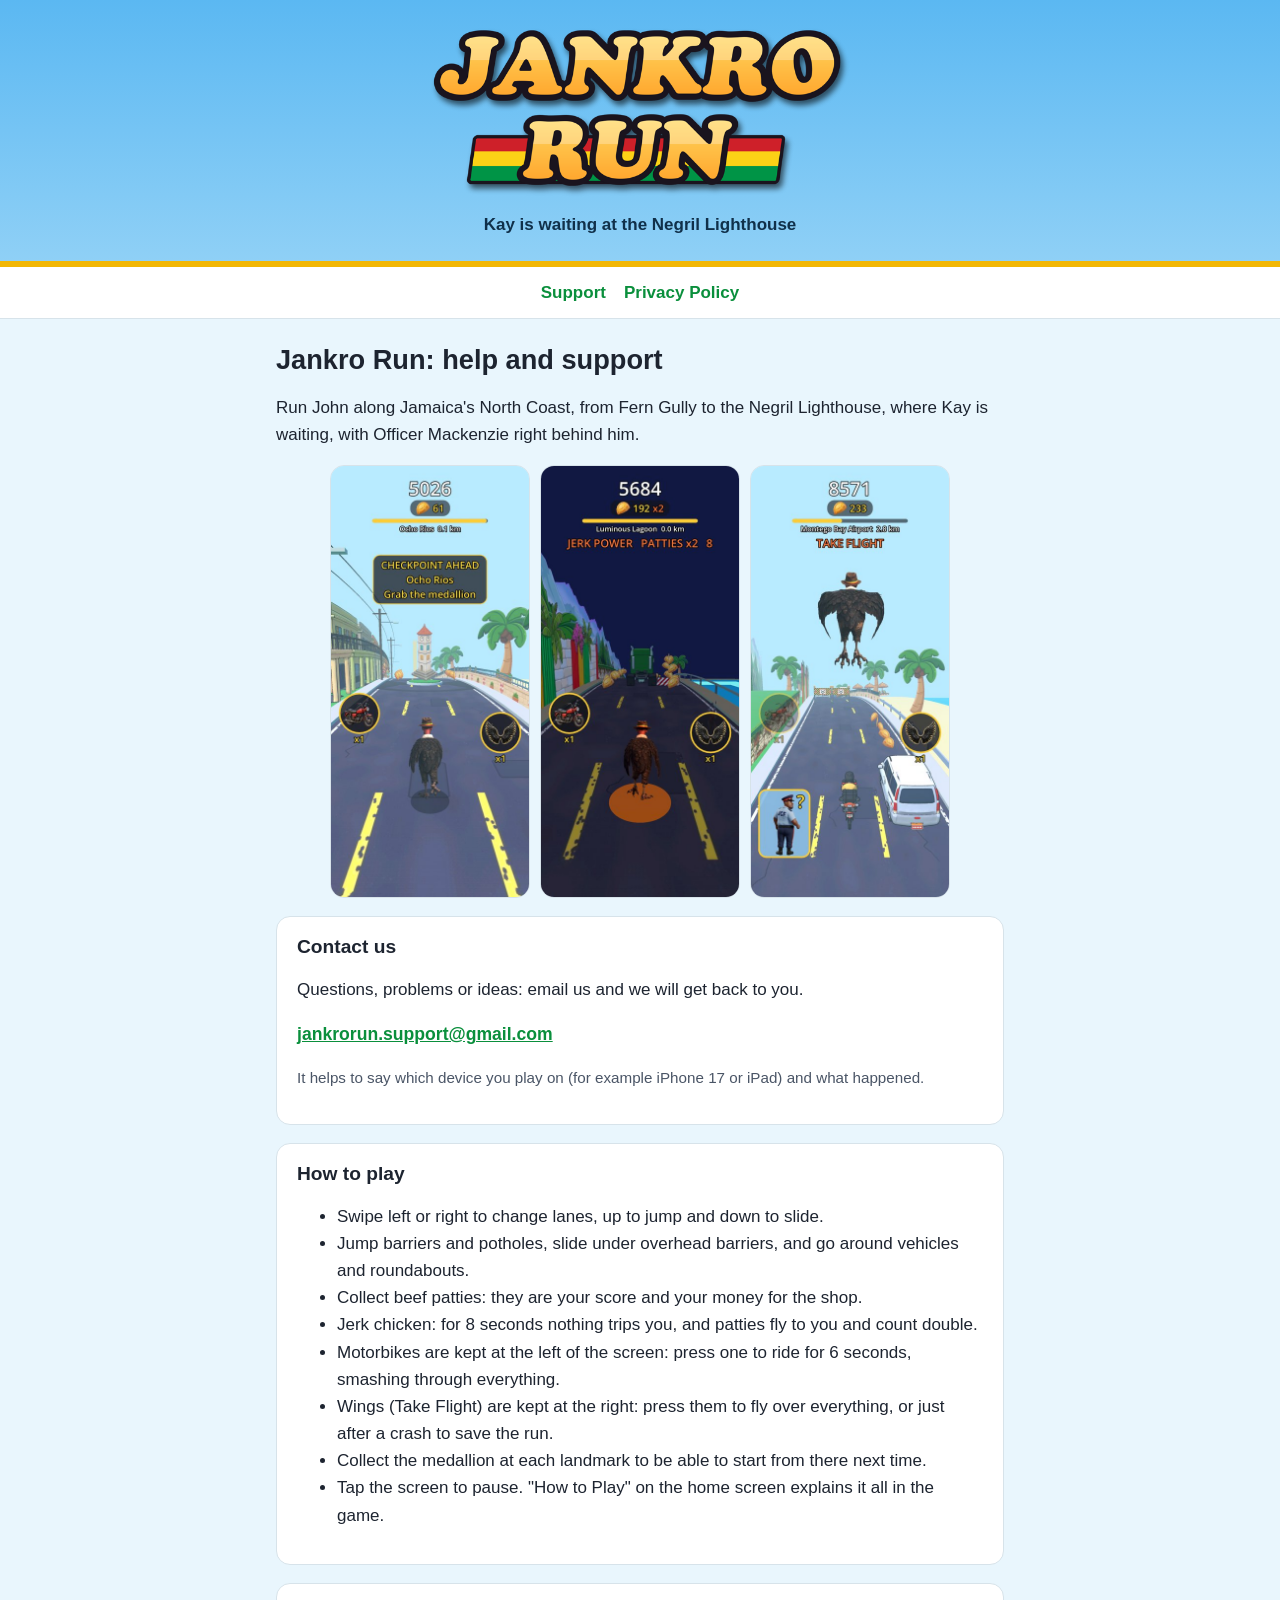
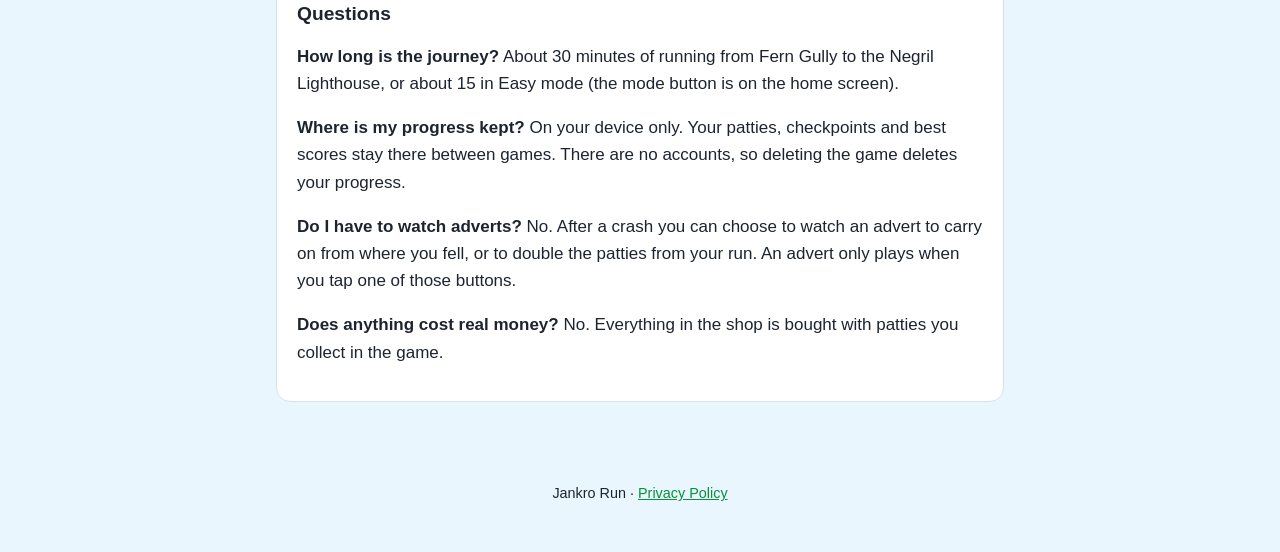
<file: index.html>
<!doctype html>
<html lang="en">
<head>
<meta charset="utf-8">
<meta name="viewport" content="width=device-width, initial-scale=1">
<title>Jankro Run: Support</title>
<meta name="description" content="Jankro Run is a three-lane runner along Jamaica's North Coast, from Fern Gully to the Negril Lighthouse. Help, questions and contact.">
<link rel="icon" href="icon.png">
<link rel="stylesheet" href="style.css">
</head>
<body>
<header>
	<img class="logo" src="logo.png" alt="Jankro Run">
	<p class="tag">Kay is waiting at the Negril Lighthouse</p>
</header>
<nav>
	<a href="./">Support</a>
	<a href="privacy.html">Privacy Policy</a>
</nav>
<main>
	<h1>Jankro Run: help and support</h1>
	<p>Run John along Jamaica's North Coast, from Fern Gully to the Negril Lighthouse, where Kay is waiting, with Officer Mackenzie right behind him.</p>

	<div class="shots">
		<img src="shot_ocho_rios.jpg" alt="Running into Ocho Rios towards the clock tower">
		<img src="shot_lagoon.jpg" alt="The Luminous Lagoon at night, with jerk power pulling patties in">
		<img src="shot_flight.jpg" alt="Take Flight, with Officer Mackenzie looking for John">
	</div>

	<section>
		<h2>Contact us</h2>
		<p>Questions, problems or ideas: email us and we will get back to you.</p>
		<p class="contact"><a href="mailto:jankrorun.support@gmail.com">jankrorun.support@gmail.com</a></p>
		<p class="muted">It helps to say which device you play on (for example iPhone 17 or iPad) and what happened.</p>
	</section>

	<section>
		<h2>How to play</h2>
		<ul>
			<li>Swipe left or right to change lanes, up to jump and down to slide.</li>
			<li>Jump barriers and potholes, slide under overhead barriers, and go around vehicles and roundabouts.</li>
			<li>Collect beef patties: they are your score and your money for the shop.</li>
			<li>Jerk chicken: for 8 seconds nothing trips you, and patties fly to you and count double.</li>
			<li>Motorbikes are kept at the left of the screen: press one to ride for 6 seconds, smashing through everything.</li>
			<li>Wings (Take Flight) are kept at the right: press them to fly over everything, or just after a crash to save the run.</li>
			<li>Collect the medallion at each landmark to be able to start from there next time.</li>
			<li>Tap the screen to pause. "How to Play" on the home screen explains it all in the game.</li>
		</ul>
	</section>

	<section>
		<h2>Questions</h2>
		<p><strong>How long is the journey?</strong> About 30 minutes of running from Fern Gully to the Negril Lighthouse, or about 15 in Easy mode (the mode button is on the home screen).</p>
		<p><strong>Where is my progress kept?</strong> On your device only. Your patties, checkpoints and best scores stay there between games. There are no accounts, so deleting the game deletes your progress.</p>
		<p><strong>Do I have to watch adverts?</strong> No. After a crash you can choose to watch an advert to carry on from where you fell, or to double the patties from your run. An advert only plays when you tap one of those buttons.</p>
		<p><strong>Does anything cost real money?</strong> No. Everything in the shop is bought with patties you collect in the game.</p>
	</section>
</main>
<footer>
	<p>Jankro Run &middot; <a href="privacy.html">Privacy Policy</a></p>
</footer>
</body>
</html>
</file>
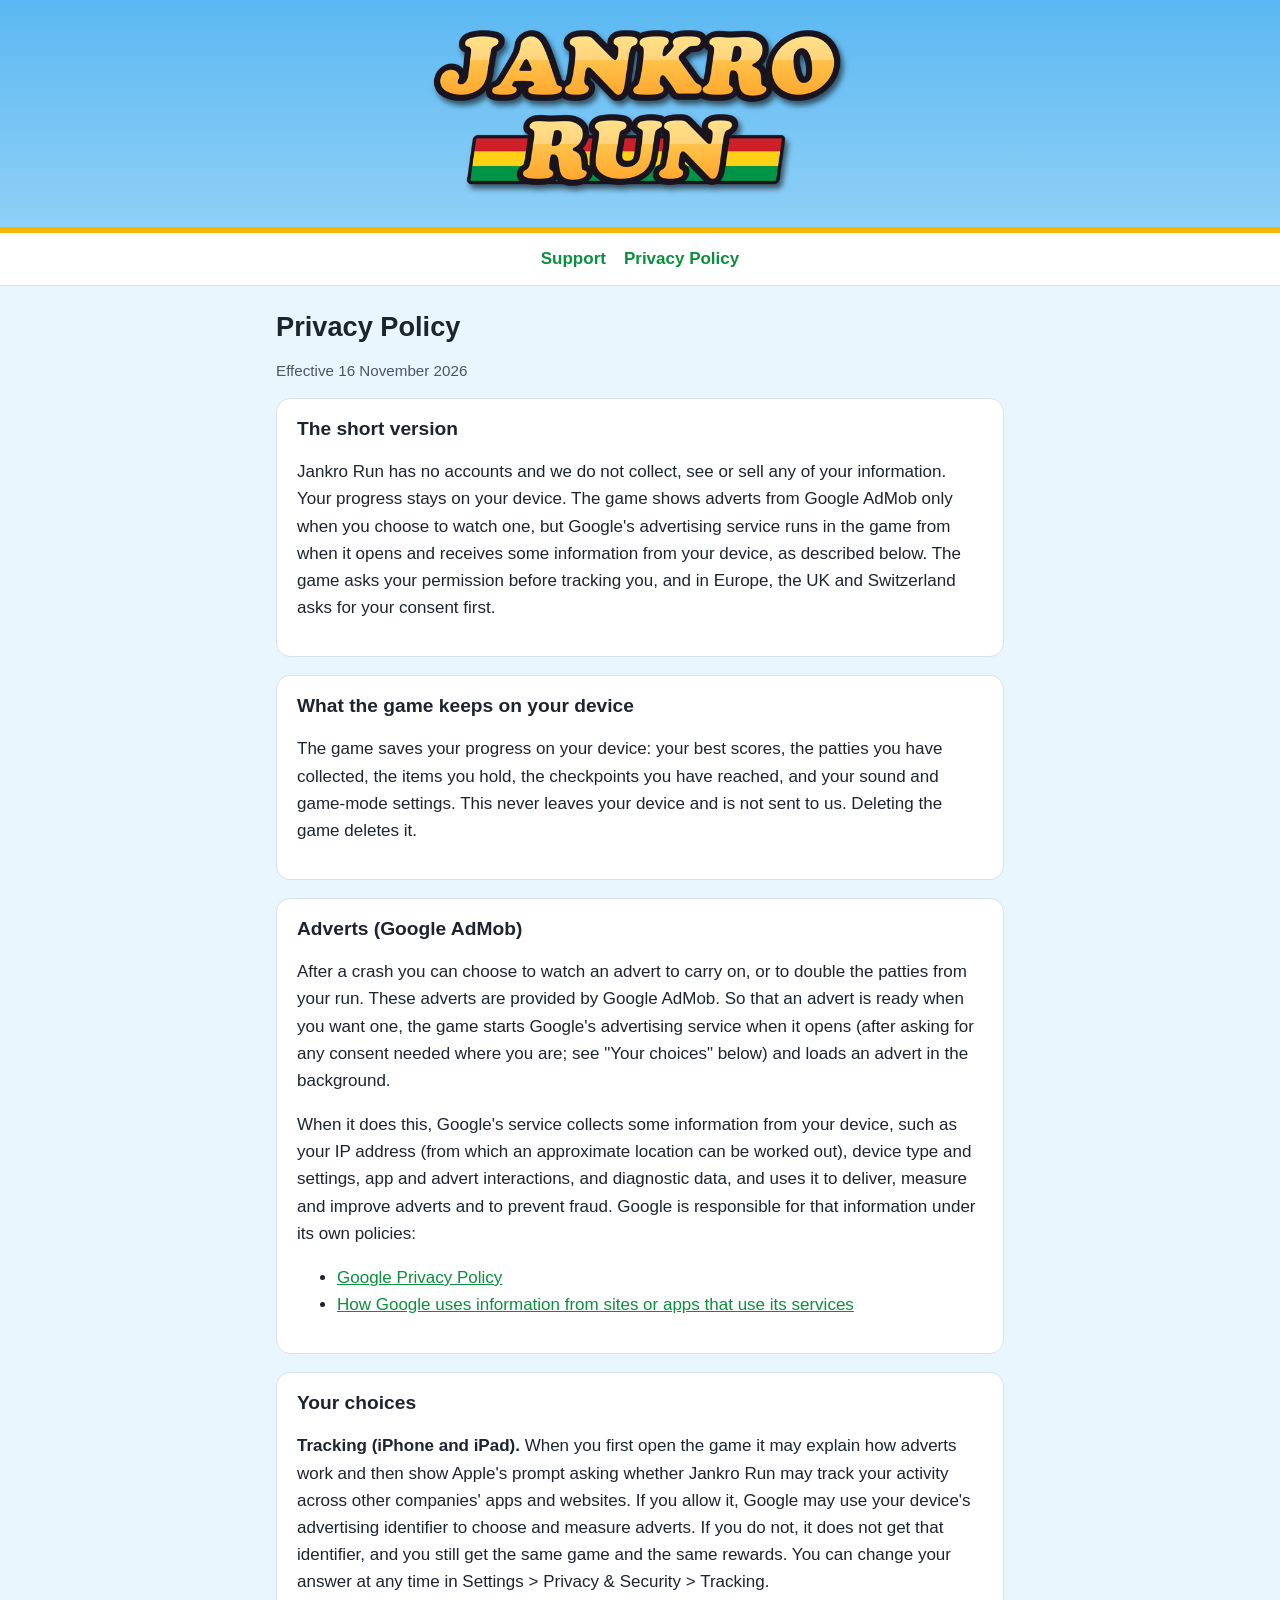
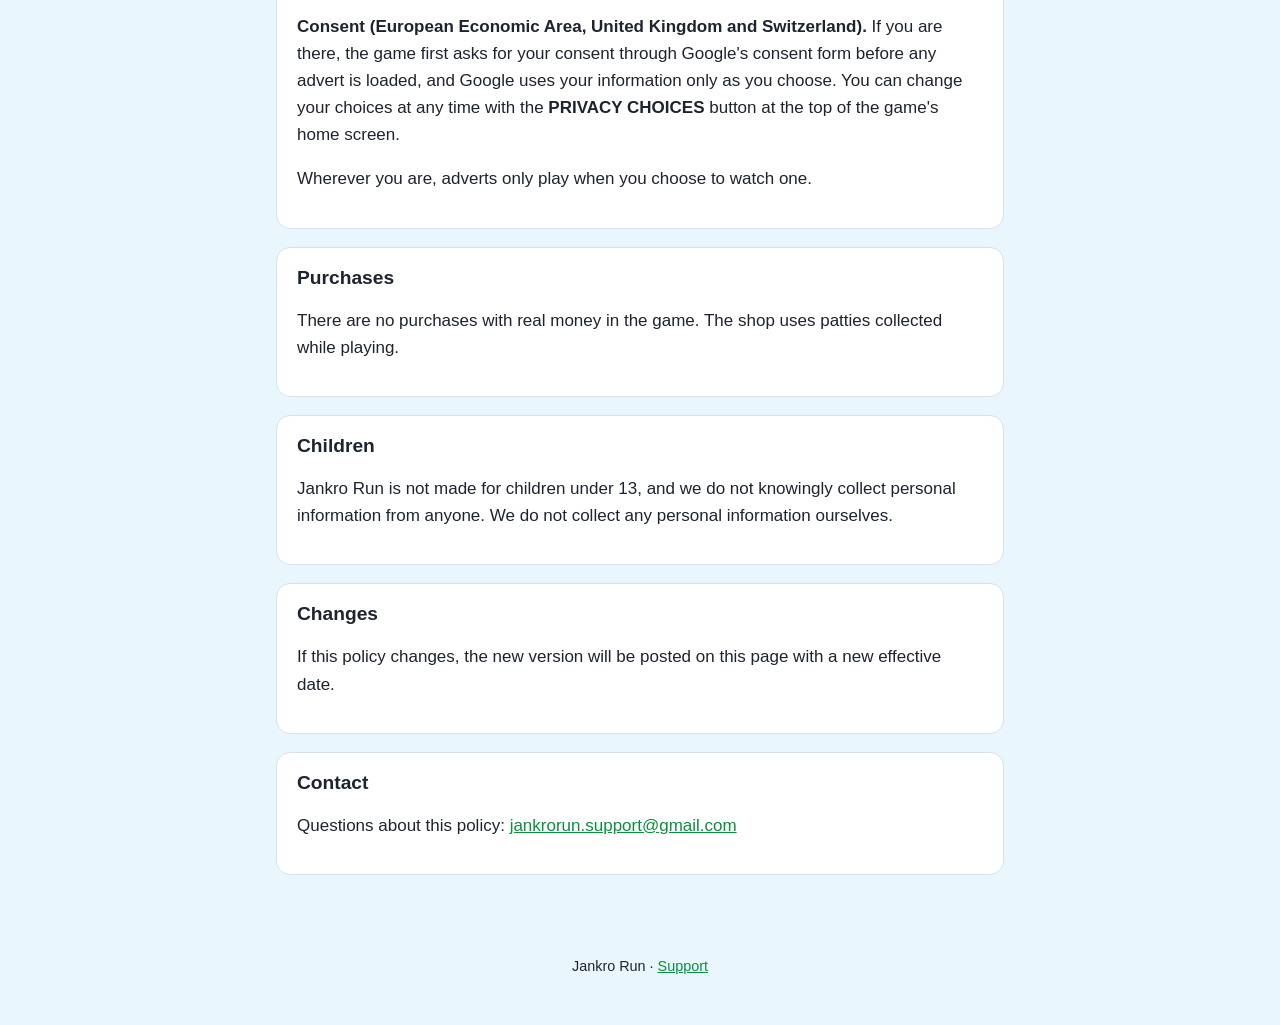
<file: privacy.html>
<!doctype html>
<html lang="en">
<head>
<meta charset="utf-8">
<meta name="viewport" content="width=device-width, initial-scale=1">
<title>Jankro Run: Privacy Policy</title>
<meta name="description" content="How the game Jankro Run handles your information.">
<link rel="icon" href="icon.png">
<link rel="stylesheet" href="style.css">
</head>
<body>
<header>
	<img class="logo" src="logo.png" alt="Jankro Run">
</header>
<nav>
	<a href="./">Support</a>
	<a href="privacy.html">Privacy Policy</a>
</nav>
<main>
	<h1>Privacy Policy</h1>
	<p class="muted">Effective 16 November 2026</p>

	<section>
		<h2>The short version</h2>
		<p>Jankro Run has no accounts and we do not collect, see or sell any of your information. Your progress stays on your device. The game shows adverts from Google AdMob only when you choose to watch one, but Google's advertising service runs in the game from when it opens and receives some information from your device, as described below. The game asks your permission before tracking you, and in Europe, the UK and Switzerland asks for your consent first.</p>
	</section>

	<section>
		<h2>What the game keeps on your device</h2>
		<p>The game saves your progress on your device: your best scores, the patties you have collected, the items you hold, the checkpoints you have reached, and your sound and game-mode settings. This never leaves your device and is not sent to us. Deleting the game deletes it.</p>
	</section>

	<section>
		<h2>Adverts (Google AdMob)</h2>
		<p>After a crash you can choose to watch an advert to carry on, or to double the patties from your run. These adverts are provided by Google AdMob. So that an advert is ready when you want one, the game starts Google's advertising service when it opens (after asking for any consent needed where you are; see "Your choices" below) and loads an advert in the background.</p>
		<p>When it does this, Google's service collects some information from your device, such as your IP address (from which an approximate location can be worked out), device type and settings, app and advert interactions, and diagnostic data, and uses it to deliver, measure and improve adverts and to prevent fraud. Google is responsible for that information under its own policies:</p>
		<ul>
			<li><a href="https://policies.google.com/privacy">Google Privacy Policy</a></li>
			<li><a href="https://policies.google.com/technologies/partner-sites">How Google uses information from sites or apps that use its services</a></li>
		</ul>
	</section>

	<section>
		<h2>Your choices</h2>
		<p><strong>Tracking (iPhone and iPad).</strong> When you first open the game it may explain how adverts work and then show Apple's prompt asking whether Jankro Run may track your activity across other companies' apps and websites. If you allow it, Google may use your device's advertising identifier to choose and measure adverts. If you do not, it does not get that identifier, and you still get the same game and the same rewards. You can change your answer at any time in Settings &gt; Privacy &amp; Security &gt; Tracking.</p>
		<p><strong>Consent (European Economic Area, United Kingdom and Switzerland).</strong> If you are there, the game first asks for your consent through Google's consent form before any advert is loaded, and Google uses your information only as you choose. You can change your choices at any time with the <strong>PRIVACY CHOICES</strong> button at the top of the game's home screen.</p>
		<p>Wherever you are, adverts only play when you choose to watch one.</p>
	</section>

	<section>
		<h2>Purchases</h2>
		<p>There are no purchases with real money in the game. The shop uses patties collected while playing.</p>
	</section>

	<section>
		<h2>Children</h2>
		<p>Jankro Run is not made for children under 13, and we do not knowingly collect personal information from anyone. We do not collect any personal information ourselves.</p>
	</section>

	<section>
		<h2>Changes</h2>
		<p>If this policy changes, the new version will be posted on this page with a new effective date.</p>
	</section>

	<section>
		<h2>Contact</h2>
		<p>Questions about this policy: <a href="mailto:jankrorun.support@gmail.com">jankrorun.support@gmail.com</a></p>
	</section>
</main>
<footer>
	<p>Jankro Run &middot; <a href="./">Support</a></p>
</footer>
</body>
</html>
</file>
<file: style.css>
:root {
	--sky: #e9f6fd;
	--ink: #1d2430;
	--soft: #4a5566;
	--gold: #f2b705;
	--green: #0a8f3c;
	--card: #ffffff;
	--line: #d7e3ea;
}

@media (prefers-color-scheme: dark) {
	:root {
		--sky: #10161d;
		--ink: #eef2f6;
		--soft: #aab6c3;
		--card: #18212b;
		--line: #2b3946;
	}
}

* { box-sizing: border-box; }

body {
	margin: 0;
	background: var(--sky);
	color: var(--ink);
	font: 17px/1.6 -apple-system, BlinkMacSystemFont, "Segoe UI", Roboto, Helvetica, Arial, sans-serif;
}

header {
	background: linear-gradient(180deg, #5bb8f2 0%, #8fd0f6 100%);
	padding: 28px 16px 22px;
	text-align: center;
	border-bottom: 6px solid var(--gold);
}

header img.logo { width: min(420px, 90%); height: auto; }

header p.tag {
	margin: 6px 0 0;
	color: #10304a;
	font-weight: 600;
}

nav {
	display: flex;
	justify-content: center;
	gap: 18px;
	padding: 12px 16px;
	background: var(--card);
	border-bottom: 1px solid var(--line);
}

nav a {
	color: var(--green);
	font-weight: 600;
	text-decoration: none;
}

nav a:hover { text-decoration: underline; }

main {
	max-width: 760px;
	margin: 0 auto;
	padding: 24px 16px 48px;
}

section {
	background: var(--card);
	border: 1px solid var(--line);
	border-radius: 14px;
	padding: 18px 20px;
	margin-bottom: 18px;
}

h1, h2 { line-height: 1.25; }
h1 { font-size: 1.7rem; margin: 0 0 6px; }
h2 { font-size: 1.2rem; margin: 0 0 8px; }
p, li { color: var(--ink); }
.muted { color: var(--soft); font-size: 0.95rem; }

a { color: var(--green); }

.shots {
	display: flex;
	gap: 10px;
	justify-content: center;
	flex-wrap: wrap;
	margin: 0 0 18px;
}

.shots img {
	width: min(31%, 200px);
	height: auto;
	border-radius: 14px;
	border: 1px solid var(--line);
}

.contact {
	font-size: 1.1rem;
	font-weight: 600;
	word-break: break-all;
}

footer {
	text-align: center;
	color: var(--soft);
	font-size: 0.9rem;
	padding: 0 16px 32px;
}
</file>
